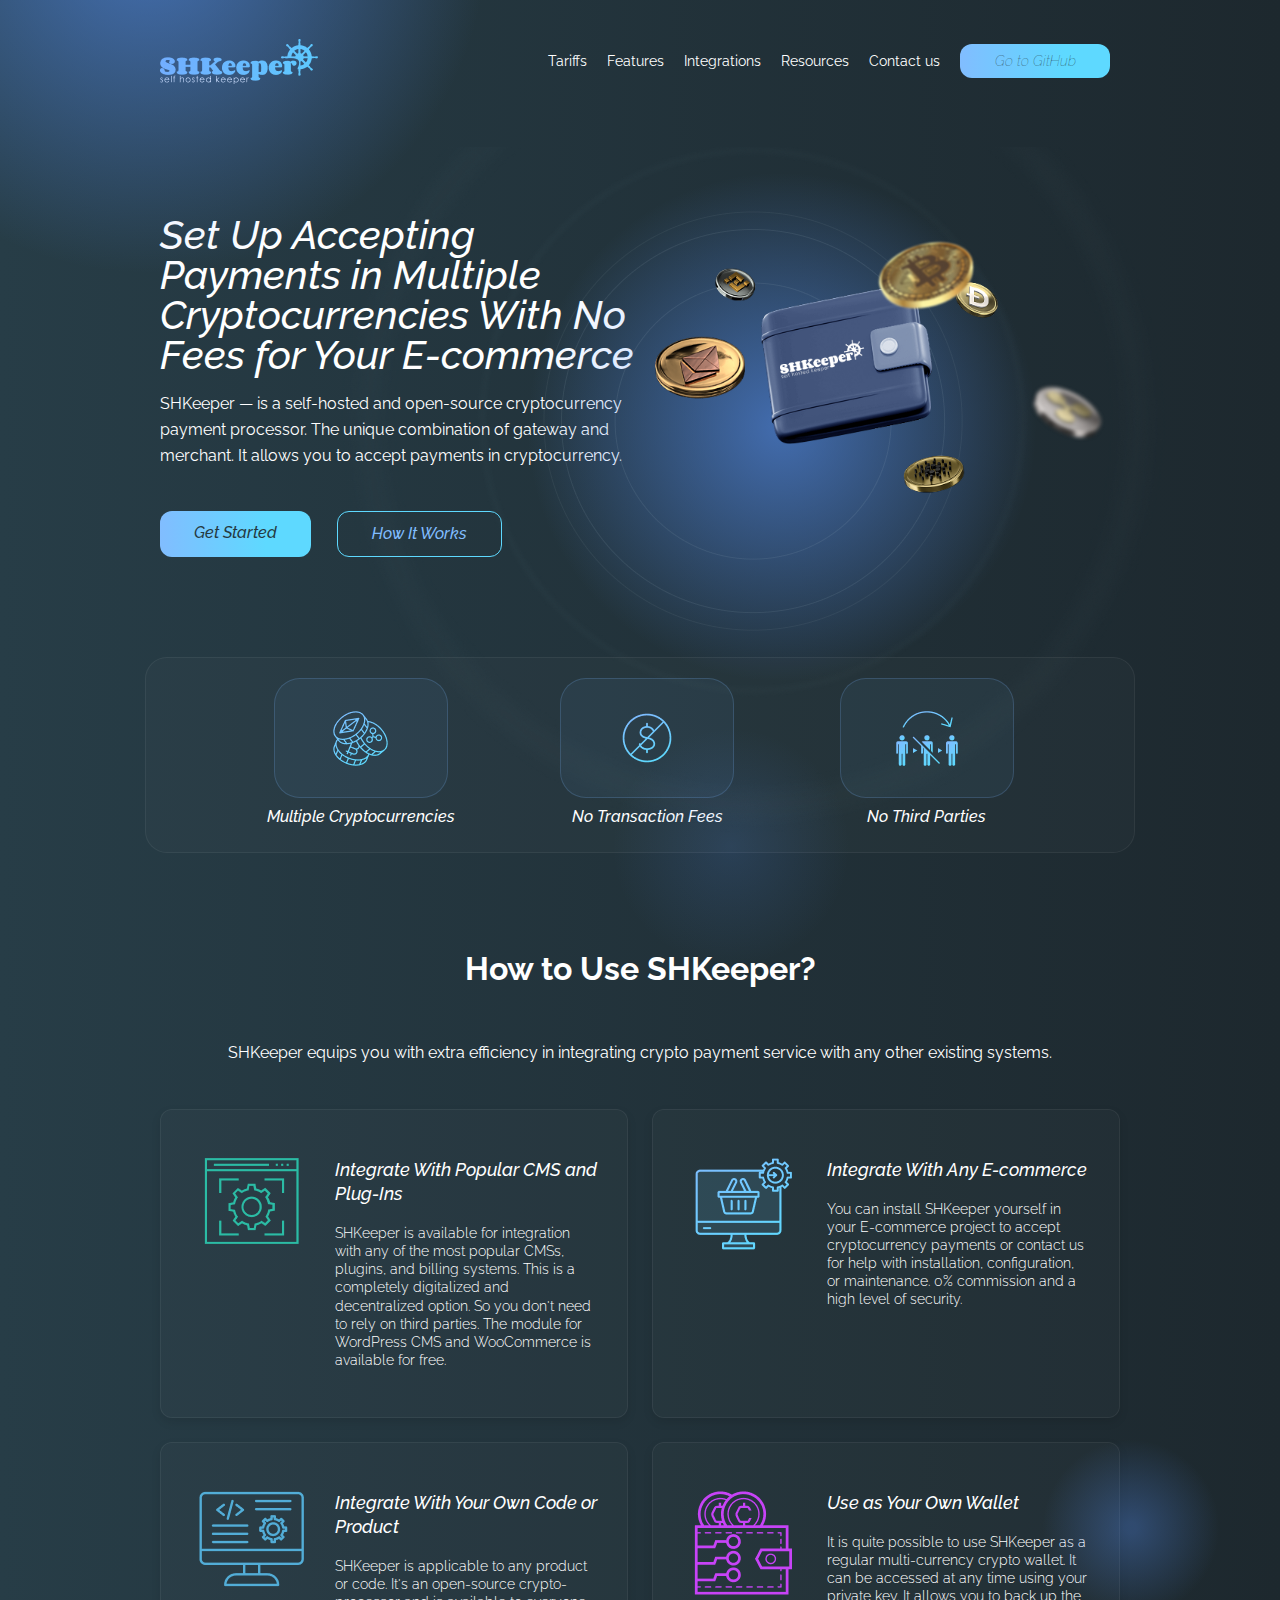
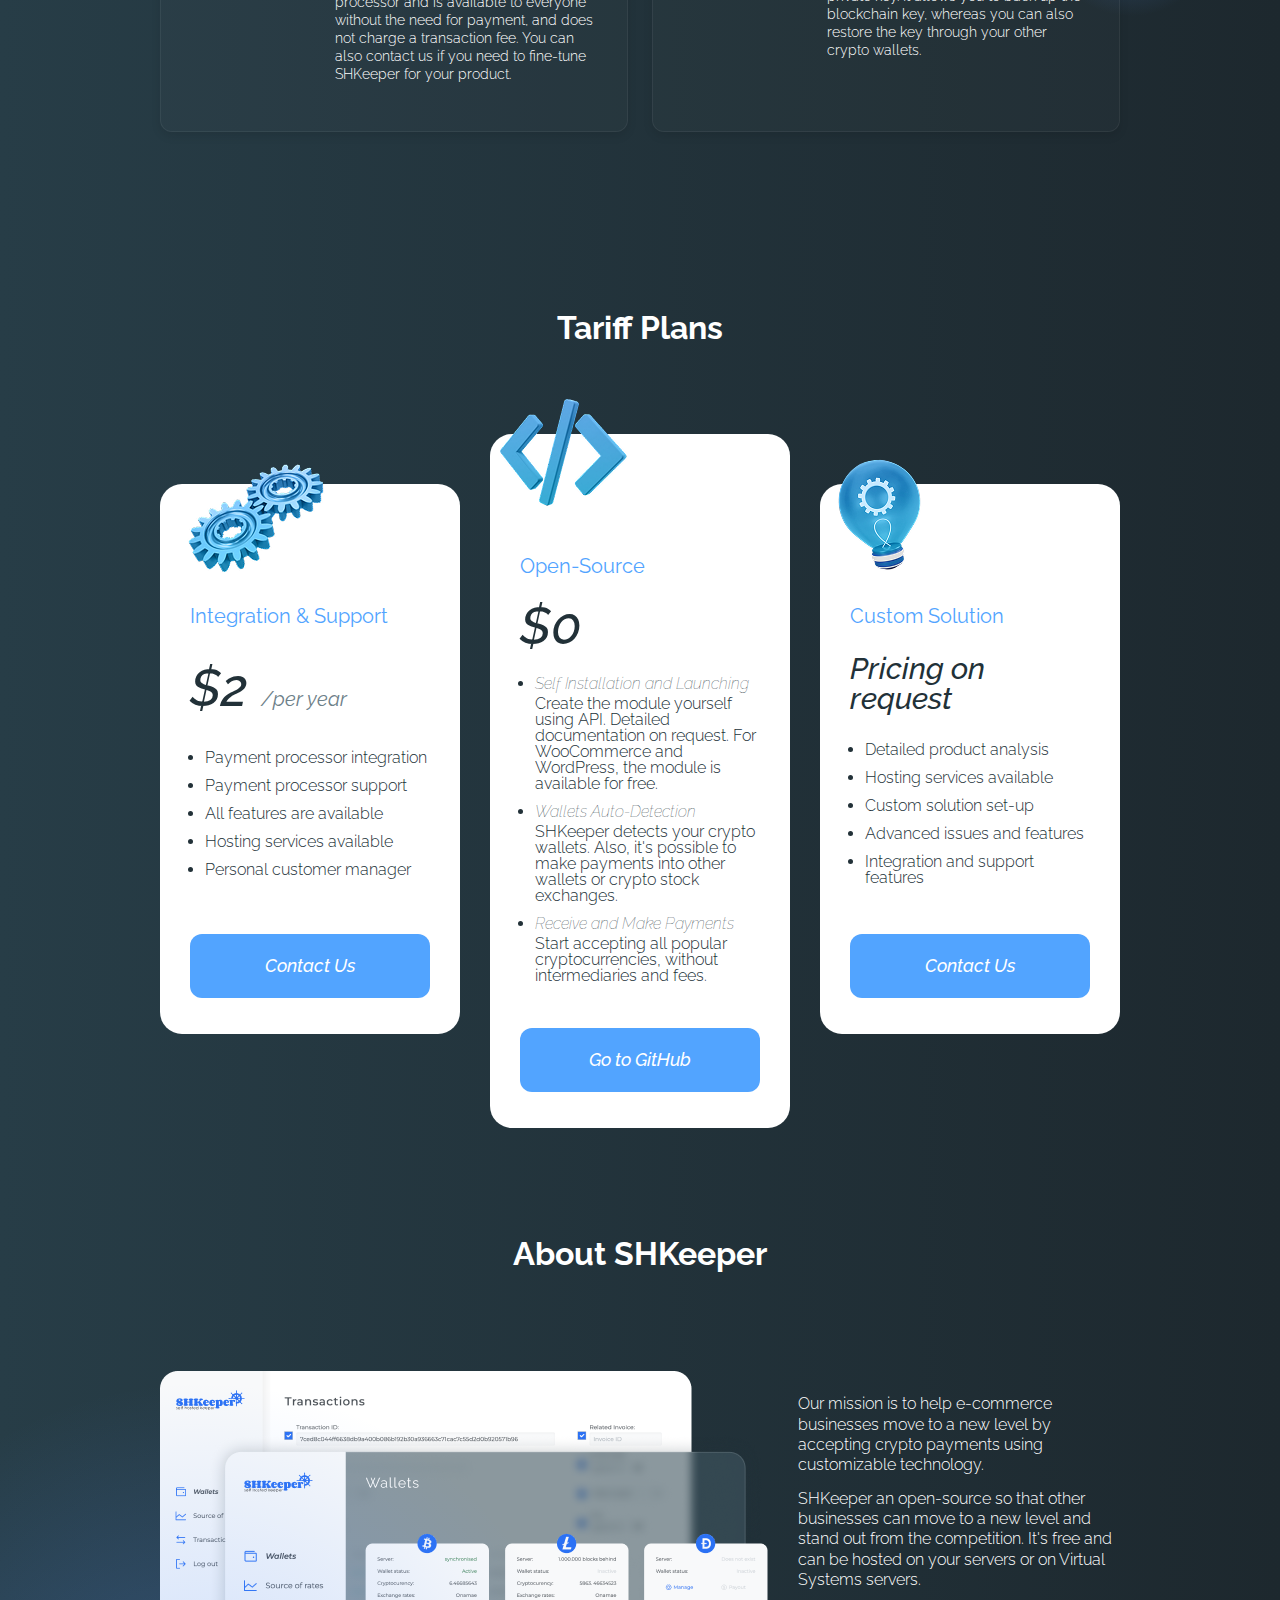
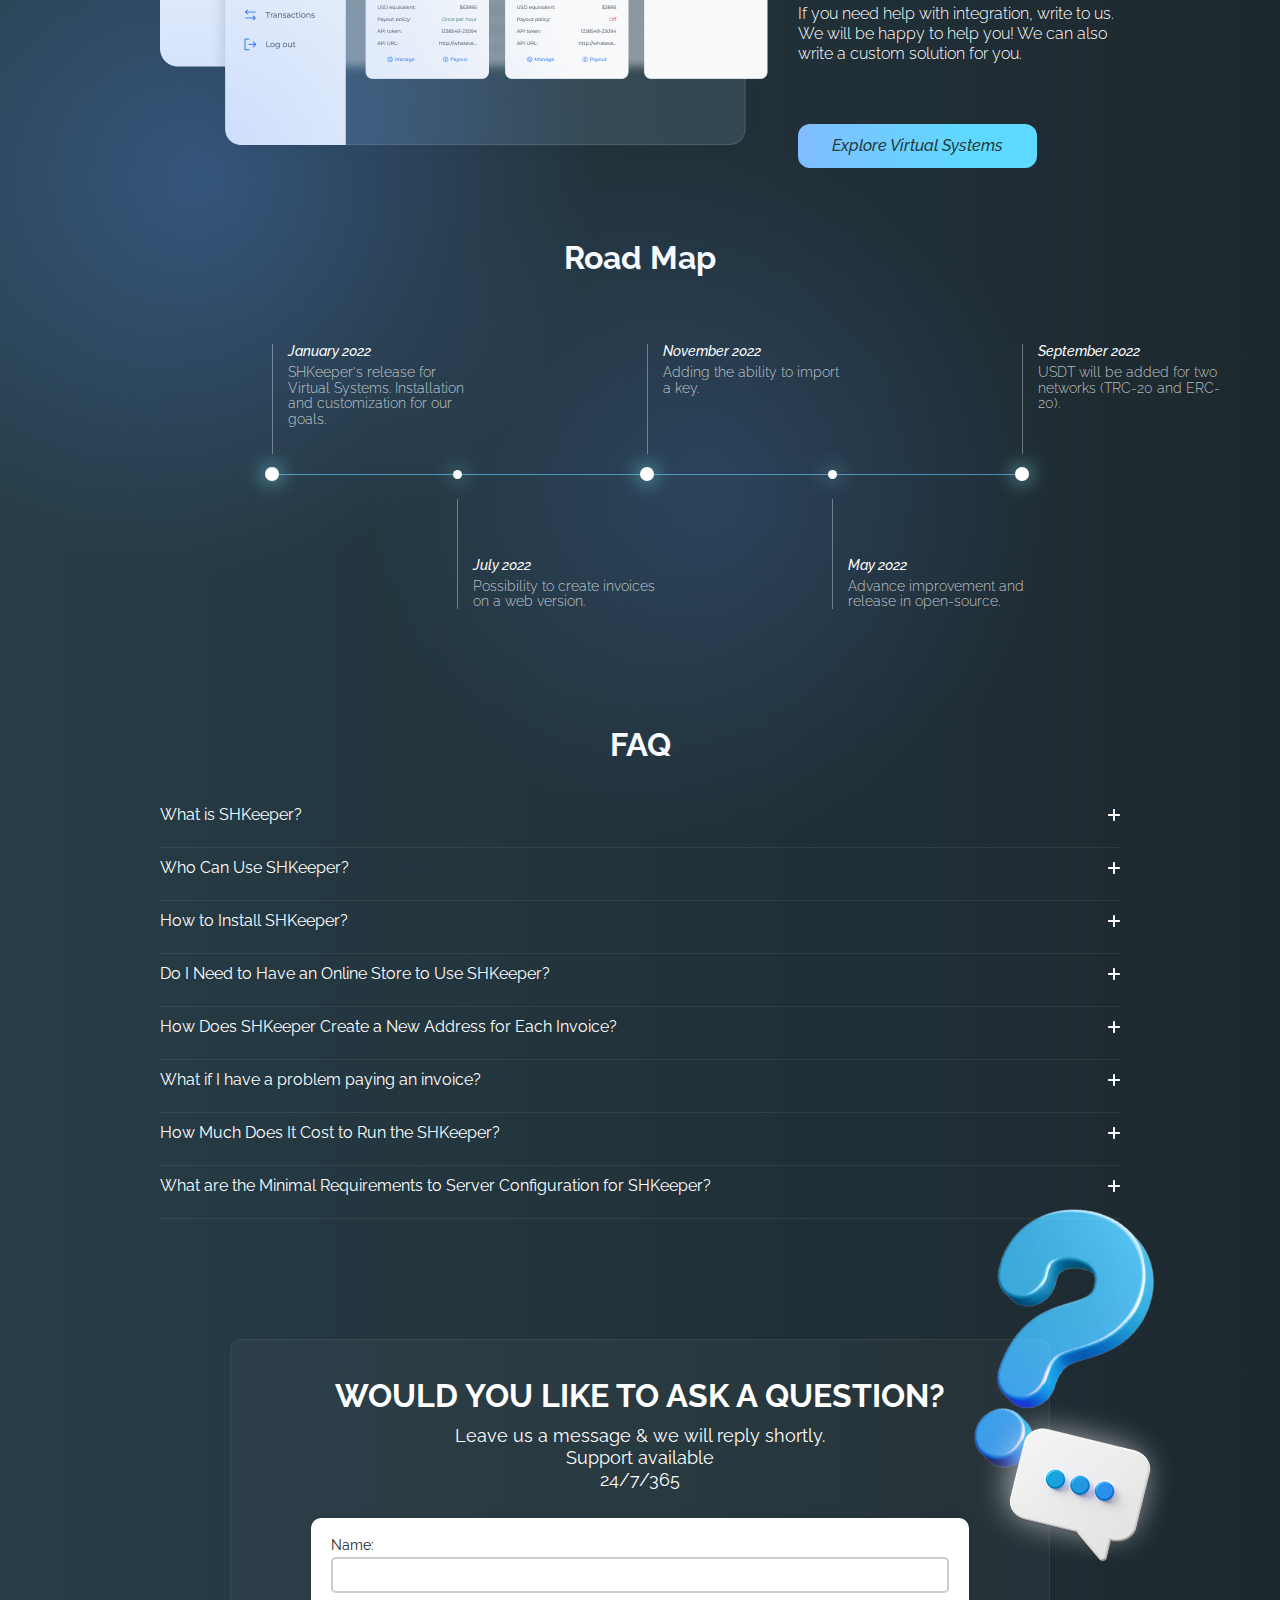
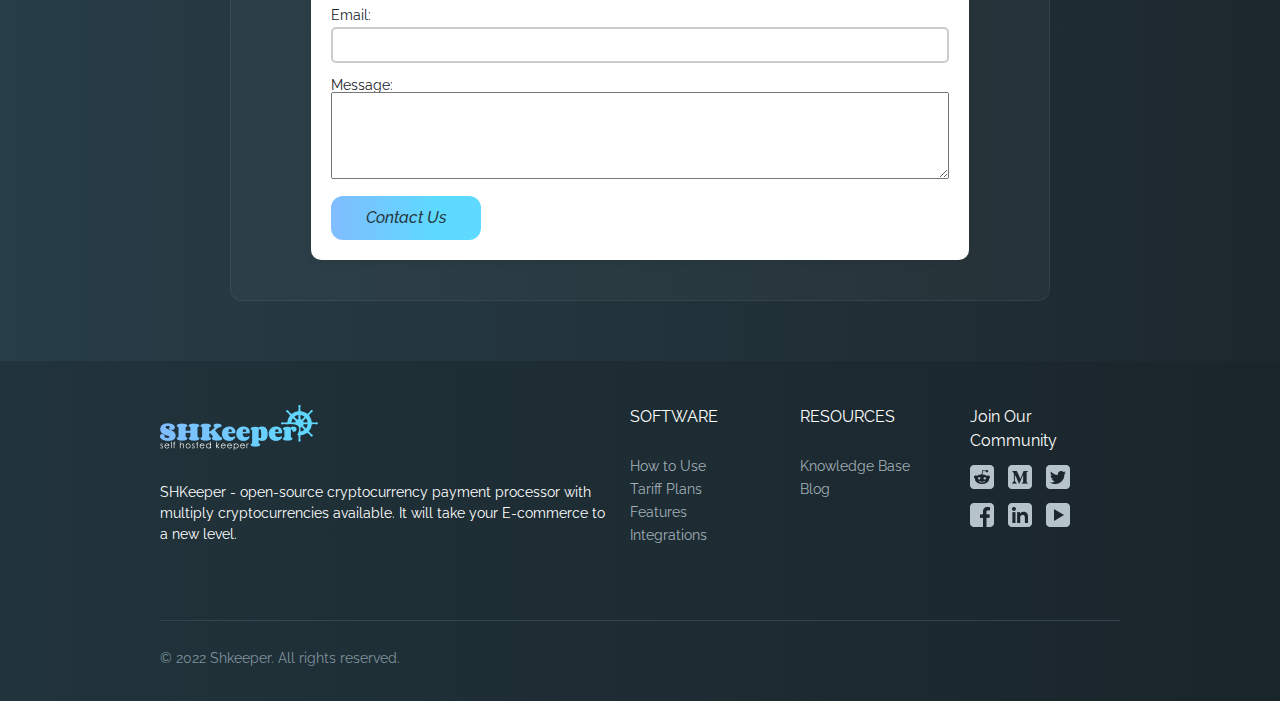
<file: index.html>
<!DOCTYPE html>
<html lang="en">
  <head>
    <meta charset="UTF-8" />
    <meta name="viewport" content="width=device-width, initial-scale=1.0" />
    <title>SHKeeper</title>

    <link rel="preconnect" href="https://fonts.googleapis.com" />
    <link rel="preconnect" href="https://fonts.gstatic.com" crossorigin />
    <link
      href="https://fonts.googleapis.com/css2?family=Raleway:ital,wght@0,100..900;1,100..900&display=swap"
      rel="stylesheet"
    />
    <link
      href="https://cdn.jsdelivr.net/npm/modern-normalize@1.1.0/modern-normalize.min.css"
      rel="stylesheet"
    />
    <link rel="stylesheet" href="./css/main.css" />
  </head>
  <body>
    <header>
      <!-- navigation section -->
      <nav class="navigation">
        <div class="navigation__container container">
          <img class="navigation__svg"  src="./img/logo.png" alt="logotype">
          <ul class="navigation__list" id="js-navigation">
            <li class="navigation__list-el">
              <a href="#" class="navigation__list-link">Tariffs</a>
            </li>
            <li class="navigation__list-el">
              <a href="#" class="navigation__list-link">Features</a>
            </li>
            <li class="navigation__list-el">
              <a href="#" class="navigation__list-link">Integrations</a>
            </li>
            <li class="navigation__list-el">
              <a href="#" class="navigation__list-link">Resources</a>
            </li>
            <li class="navigation__list-el">
              <a href="#" class="navigation__list-link">Contact us</a>
            </li>
            <li class="navigation__list-el">
              <a
                href="https://github.com/"
                class="button button--small"
                target="_blank"
                rel="noopener noreferrer"
              >
                Go to GitHub
              </a>
            </li>
          </ul>
          <button class="burger" id="js-burger">
            <span class="burger__bar"></span>
            <span class="burger__bar"></span>
            <span class="burger__bar"></span>
          </button>
        </div>
      </nav>
    </header>
    <main>
      <!-- hero section -->
      <section class="hero container">
        <div class="hero__content">
          <div class="hero__title-container">
            <h1 class="hero__title">
              Set Up Accepting Payments in Multiple Cryptocurrencies With No
              Fees for Your E-commerce
            </h1>
            <p class="hero__text">
              SHKeeper — is a self-hosted and open-source cryptocurrency payment
              processor. The unique combination of gateway and merchant. It
              allows you to accept payments in cryptocurrency.
            </p>
          </div>

          <div class="hero__btn-container">
            <a href="#" class="button">Get Started</a>
            <a href="#" class="button button--outline">How It Works</a>
          </div>
        </div>
        <div class="hero__hero-img">
          <img src="./img/hero-img.png" alt="" />
        </div>
      </section>

      <!-- advantages section -->
      <section class="advantages">
        <ul class="advantages__list container">
          <li class="advantages__list-el">
            <div class="advantages__list-el-container">
              <div class="advantages__svg-container">
                <img
                  src="./img/advantages-1.png"
                  alt="Icon"
                  width="55"
                  height="55"
                />
              </div>
              <p class="advantages__text">Multiple Cryptocurrencies</p>
            </div>
          </li>
          <li class="advantages__list-el">
            <div class="advantages__list-el-container">
              <div class="advantages__svg-container">
                <img
                  src="./img/advantages-2.png"
                  alt="Icon"
                  width="50"
                  height="50"
                />
              </div>
              <p class="advantages__text">No Transaction Fees</p>
            </div>
          </li>
          <li class="advantages__list-el">
            <div class="advantages__list-el-container">
              <div class="advantages__svg-container">
                <img
                  src="./img/advantages-3.png"
                  alt="Icon"
                  width="62"
                  height="55"
                />
              </div>
              <p class="advantages__text">No Third Parties</p>
            </div>
          </li>
        </ul>
      </section>

      <!-- usage section -->
      <section class="usage container">
        <h2 class="main-title">How to Use SHKeeper?</h2>
        <p class="usage__text">
          SHKeeper equips you with extra efficiency in integrating crypto
          payment service with any other existing systems.
        </p>
        <ul class="usage__list">
          <li class="usage__list-el">
            <div class="usage__img-container">
              <img src="./img/usage-1.png" alt="" class="usage__usage-img-1" />
            </div>

            <div class="usage__text-container">
              <h3 class="usage__list-el-title">
                Integrate With Popular CMS and Plug-Ins
              </h3>
              <p class="usage__list-el-text">
                SHKeeper is available for integration with any of the most
                popular CMSs, plugins, and billing systems. This is a completely
                digitalized and decentralized option. So you don't need to rely
                on third parties. The module for WordPress CMS and WooCommerce
                is available for free.
              </p>
            </div>
          </li>
          <li class="usage__list-el">
            <div class="usage__img-container">
              <img src="./img/usage-2.png" alt="" class="usage__usage-img-2" />
            </div>

            <div class="usage__text-container">
              <h3 class="usage__list-el-title">
                Integrate With Any E-commerce
              </h3>
              <p class="usage__list-el-text">
                You can install SHKeeper yourself in your E-commerce project to
                accept cryptocurrency payments or contact us for help with
                installation, configuration, or maintenance. 0% commission and a
                high level of security.
              </p>
            </div>
          </li>
          <li class="usage__list-el">
            <div class="usage__img-container">
              <img src="./img/usage-3.png" alt="" class="usage__usage-img-3" />
            </div>

            <div class="usage__text-container">
              <h3 class="usage__list-el-title">
                Integrate With Your Own Code or Product
              </h3>
              <p class="usage__list-el-text">
                SHKeeper is applicable to any product or code. It's an
                open-source crypto-processor and is available to everyone
                without the need for payment, and does not charge a transaction
                fee. You can also contact us if you need to fine-tune SHKeeper
                for your product.
              </p>
            </div>
          </li>
          <li class="usage__list-el">
            <div class="usage__img-container">
              <img src="./img/usage-4.png" alt="" class="usage__usage-img-4" />
            </div>

            <div class="usage__text-container">
              <h3 class="usage__list-el-title">Use as Your Own Wallet</h3>
              <p class="usage__list-el-text">
                It is quite possible to use SHKeeper as a regular multi-currency
                crypto wallet. It can be accessed at any time using your private
                key. It allows you to back up the blockchain key, whereas you
                can also restore the key through your other crypto wallets.
              </p>
            </div>
          </li>
        </ul>
      </section>

      <!-- tariff section -->
      <section class="tariff container">
        <h2 class="main-title tariff__title">Tariff Plans</h2>
        <ul class="tariff__list">
          <li class="tariff__list-el">
            <img src="./img/tarrif-1.png" alt="" class="tarrif__list-el-img" />
            <p class="tariff__subtitle">Integration & Support</p>
            <p class="tariff__price">
              $2 <span class="tariff__title-span">/per year</span>
            </p>
            <ul class="tariff__list-tariff">
              <li class="tariff__list-tariff-el">
                <p class="tariff__list-tariff-el-text">
                  Payment processor integration
                </p>
              </li>
              <li class="tariff__list-tariff-el">
                <p class="tariff__list-tariff-el-text">
                  Payment processor support
                </p>
              </li>
              <li class="tariff__list-tariff-el">
                <p class="tariff__list-tariff-el-text">
                  All features are available
                </p>
              </li>
              <li class="tariff__list-tariff-el">
                <p class="tariff__list-tariff-el-text">
                  Hosting services available
                </p>
              </li>
              <li class="tariff__list-tariff-el">
                <p class="tariff__list-tariff-el-text">
                  Personal customer manager
                </p>
              </li>
            </ul>
            <a href="#" class="tariff__list-tariff-btn">Contact Us</a>
          </li>

          <li class="tariff__list-el tariff__list-center">
            <img src="./img/tarrif-2.png" alt="" class="tarrif__list-el-img" />
            <p class="tariff__subtitle">Open-Source</p>
            <p class="tariff__price">$0</p>
            <ul class="tariff__list-tariff">
              <li class="tariff__list-tariff-el">
                <h4 class="tariff__list-tariff-el-subtitle">
                  Self Installation and Launching
                </h4>
                <p class="tariff__list-tariff-el-text">
                  Create the module yourself using API. Detailed documentation
                  on request. For WooCommerce and WordPress, the module is
                  available for free.
                </p>
              </li>
              <li class="tariff__list-tariff-el">
                <h4 class="tariff__list-tariff-el-subtitle">
                  Wallets Auto-Detection
                </h4>
                <p class="tariff__list-tariff-el-text">
                  SHKeeper detects your crypto wallets. Also, it's possible to
                  make payments into other wallets or crypto stock exchanges.
                </p>
              </li>
              <li class="tariff__list-tariff-el">
                <h4 class="tariff__list-tariff-el-subtitle">
                  Receive and Make Payments
                </h4>
                <p class="tariff__list-tariff-el-text">
                  Start accepting all popular cryptocurrencies, without
                  intermediaries and fees.
                </p>
              </li>
            </ul>
            <a href="#" class="tariff__list-tariff-btn">Go to GitHub</a>
          </li>

          <li class="tariff__list-el">
            <img src="./img/tarrif-3.png" alt="" class="tarrif__list-el-img" />
            <p class="tariff__subtitle">Custom Solution</p>
            <p class="tariff__price tariff__price--small">Pricing on request</p>
            <ul class="tariff__list-tariff">
              <li class="tariff__list-tariff-el">
                <p class="tariff__list-tariff-el-text">
                  Detailed product analysis
                </p>
              </li>
              <li class="tariff__list-tariff-el">
                <p class="tariff__list-tariff-el-text">
                  Hosting services available
                </p>
              </li>
              <li class="tariff__list-tariff-el">
                <p class="tariff__list-tariff-el-text">
                  Custom solution set-up
                </p>
              </li>
              <li class="tariff__list-tariff-el">
                <p class="tariff__list-tariff-el-text">
                  Advanced issues and features
                </p>
              </li>
              <li class="tariff__list-tariff-el">
                <p class="tariff__list-tariff-el-text">
                  Integration and support features
                </p>
              </li>
            </ul>
            <a href="#" class="tariff__list-tariff-btn">Contact Us</a>
          </li>
        </ul>
      </section>

      <!-- about section -->
      <section class="about container">
        <h3 class="main-title about__title">About SHKeeper</h3>

        <div class="about__container">
          <img src="./img/about-1.png" alt="" class="about__img" />
          <div class="about__text-container">
            <p class="about__text">
              Our mission is to help e-commerce businesses move to a new level
              by accepting crypto payments using customizable technology.
            </p>
            <br />
            <p class="about__text">
              SHKeeper an open-source so that other businesses can move to a new
              level and stand out from the competition. It's free and can be
              hosted on your servers or on Virtual Systems servers.
            </p>
            <br />
            <p class="about__text">
              If you need help with integration, write to us. We will be happy
              to help you! We can also write a custom solution for you.
            </p>
            <button class="button" aria-label="Explore Virtual Systems">
              Explore Virtual Systems
            </button>
          </div>
        </div>
      </section>

      <!-- road-map section -->
      <section class="road-map-block container">
        <h3 class="main-title road-map-block__title">Road Map</h3>

        <ul class="road-map">
          <li class="road-map__el">
            <div class="road-map__container road-map__container--one">
              <h4 class="road-map__title">
                <time datetime="2022-01">January 2022</time>
              </h4>
              <p class="road-map__text">
                SHKeeper's release for Virtual Systems. Installation and
                customization for our goals.
              </p>
            </div>
          </li>
          <li class="road-map__el road-map__el--small">
            <div class="road-map__container road-map__container--two">
              <h4 class="road-map__title">
                <time datetime="2022-07">July 2022</time>
              </h4>
              <p class="road-map__text">
                Possibility to create invoices on a web version.
              </p>
            </div>
          </li>
          <li class="road-map__el">
            <div class="road-map__container road-map__container--three">
              <h4 class="road-map__title">
                <time datetime="2022-11">November 2022</time>
              </h4>
              <p class="road-map__text">Adding the ability to import a key.</p>
            </div>
          </li>
          <li class="road-map__el road-map__el--small">
            <div class="road-map__container road-map__container--four">
              <h4 class="road-map__title">
                <time datetime="2022-05">May 2022</time>
              </h4>
              <p class="road-map__text">
                Advance improvement and release in open-source.
              </p>
            </div>
          </li>
          <li class="road-map__el">
            <div class="road-map__container road-map__container--five">
              <h4 class="road-map__title">
                <time datetime="2022-09">September 2022</time>
              </h4>
              <p class="road-map__text">
                USDT will be added for two networks (TRC-20 and ERC-20).
              </p>
            </div>
          </li>
        </ul>
      </section>

      <!-- faq section -->
      <section class="faq container">
        <h3 class="main-title faq__title">FAQ</h3>
        <ul class="faq__list">
          <li class="faq__list-el">
            <div class="faq__list-el-title-container ">
              <h4 class="faq__list-el-subtitle">What is SHKeeper?</h4>
              <button class="faq__toggle-btn">
                <img
                  class="faq__open-acordeon-svg-plus"
                  src="./img/plus.png"
                  alt="open acordeon"
                />
                <img
                  class="faq__open-acordeon-svg-minus"
                  src="./img/minus.png"
                  alt="close acordeon"
                />
              </button>
            </div>

            <p class="faq__list-el-text js-faq-content">
              SHKeeper is a multifunctional software with many variations of
              exploitation that can solve problems for different types of users.
              The processor can be useful for eCommerce project owners, content
              creators, Lightning network users, exchanges, hosting providers,
              etc.
            </p>
          </li>
          <li class="faq__list-el">
            <div class="faq__list-el-title-container ">
              <h4 class="faq__list-el-subtitle">Who Can Use SHKeeper?</h4>
              <button class="faq__toggle-btn">
             <img
                  class="faq__open-acordeon-svg-plus"
                  src="./img/plus.png"
                  alt="open acordeon"
                />
                <img
                  class="faq__open-acordeon-svg-minus"
                  src="./img/minus.png"
                  alt="close acordeon"
                />
              </button>
            </div>
            <p class="faq__list-el-text js-faq-content">
              SHKeeper is a multifunctional software with many variations of
              exploitation that can solve problems for different types of users.
              The processor can be useful for eCommerce project owners, content
              creators, Lightning network users, exchanges, hosting providers,
              etc.
            </p>
          </li>
          <li class="faq__list-el">
            <div class="faq__list-el-title-container ">
              <h4 class="faq__list-el-subtitle">How to Install SHKeeper?</h4>
              <button class="faq__toggle-btn">
             <img
                  class="faq__open-acordeon-svg-plus"
                  src="./img/plus.png"
                  alt="open acordeon"
                />
                <img
                  class="faq__open-acordeon-svg-minus"
                  src="./img/minus.png"
                  alt="close acordeon"
                />
              </button>
            </div>
            <p class="faq__list-el-text js-faq-content">
              SHKeeper is a multifunctional software with many variations of
              exploitation that can solve problems for different types of users.
              The processor can be useful for eCommerce project owners, content
              creators, Lightning network users, exchanges, hosting providers,
              etc.
            </p>
          </li>
          <li class="faq__list-el">
            <div class="faq__list-el-title-container ">
              <h4 class="faq__list-el-subtitle">
                Do I Need to Have an Online Store to Use SHKeeper?
              </h4>
              <button class="faq__toggle-btn">
             <img
                  class="faq__open-acordeon-svg-plus"
                  src="./img/plus.png"
                  alt="open acordeon"
                />
                <img
                  class="faq__open-acordeon-svg-minus"
                  src="./img/minus.png"
                  alt="close acordeon"
                />
              </button>
            </div>
            <p class="faq__list-el-text js-faq-content">
              SHKeeper is a multifunctional software with many variations of
              exploitation that can solve problems for different types of users.
              The processor can be useful for eCommerce project owners, content
              creators, Lightning network users, exchanges, hosting providers,
              etc.
            </p>
          </li>
          <li class="faq__list-el">
            <div class="faq__list-el-title-container ">
              <h4 class="faq__list-el-subtitle">
                How Does SHKeeper Create a New Address for Each Invoice?
              </h4>
              <button class="faq__toggle-btn">
             <img
                  class="faq__open-acordeon-svg-plus"
                  src="./img/plus.png"
                  alt="open acordeon"
                />
                <img
                  class="faq__open-acordeon-svg-minus"
                  src="./img/minus.png"
                  alt="close acordeon"
                />
              </button>
            </div>
            <p class="faq__list-el-text js-faq-content">
              SHKeeper is a multifunctional software with many variations of
              exploitation that can solve problems for different types of users.
              The processor can be useful for eCommerce project owners, content
              creators, Lightning network users, exchanges, hosting providers,
              etc.
            </p>
          </li>
          <li class="faq__list-el">
            <div class="faq__list-el-title-container ">
              <h4 class="faq__list-el-subtitle">
                What if I have a problem paying an invoice?
              </h4>
              <button class="faq__toggle-btn">
             <img
                  class="faq__open-acordeon-svg-plus"
                  src="./img/plus.png"
                  alt="open acordeon"
                />
                <img
                  class="faq__open-acordeon-svg-minus"
                  src="./img/minus.png"
                  alt="close acordeon"
                />
              </button>
            </div>
            <p class="faq__list-el-text js-faq-content">
              SHKeeper is a multifunctional software with many variations of
              exploitation that can solve problems for different types of users.
              The processor can be useful for eCommerce project owners, content
              creators, Lightning network users, exchanges, hosting providers,
              etc.
            </p>
          </li>
          <li class="faq__list-el">
            <div class="faq__list-el-title-container ">
              <h4 class="faq__list-el-subtitle">
                How Much Does It Cost to Run the SHKeeper?
              </h4>
              <button class="faq__toggle-btn">
             <img
                  class="faq__open-acordeon-svg-plus"
                  src="./img/plus.png"
                  alt="open acordeon"
                />
                <img
                  class="faq__open-acordeon-svg-minus"
                  src="./img/minus.png"
                  alt="close acordeon"
                />
              </button>
            </div>
            <p class="faq__list-el-text js-faq-content">
              SHKeeper is a multifunctional software with many variations of
              exploitation that can solve problems for different types of users.
              The processor can be useful for eCommerce project owners, content
              creators, Lightning network users, exchanges, hosting providers,
              etc.
            </p>
          </li>
          <li class="faq__list-el">
            <div class="faq__list-el-title-container ">
              <h4 class="faq__list-el-subtitle">
                What are the Minimal Requirements to Server Configuration for
                SHKeeper?
              </h4>
              <button class="faq__toggle-btn">
             <img
                  class="faq__open-acordeon-svg-plus"
                  src="./img/plus.png"
                  alt="open acordeon"
                />
                <img
                  class="faq__open-acordeon-svg-minus"
                  src="./img/minus.png"
                  alt="close acordeon"
                />
              </button>
            </div>
            <p class="faq__list-el-text js-faq-content">
              SHKeeper is a multifunctional software with many variations of
              exploitation that can solve problems for different types of users.
              The processor can be useful for eCommerce project owners, content
              creators, Lightning network users, exchanges, hosting providers,
              etc.
            </p>
          </li>
        </ul>
      </section>

      <!-- question section -->
      <section class="question container">
        <div class="question__container">
          <h3 class="question__title">WOULD YOU LIKE TO ASK A QUESTION?</h3>
          <p class="question__text">
            Leave us a message & we will reply shortly.
            <br />Support available <br />24/7/365
          </p>
          <form id="feedback-form" class="form">
            <label for="name" class="form-label">Name:</label>
            <input type="text" id="name" name="name" class="input" />
            <div class="error" id="name-error"></div>

            <label for="email" class="form-label">Email:</label>
            <input type="email" id="email" name="email" class="input" />
            <div class="error" id="email-error"></div>

            <label for="message" class="form-label">Message:</label>
            <textarea
              id="message"
              name="message"
              class="form-textarea"
              rows="5"
            ></textarea>
            <div class="error" id="message-error"></div>

            <button class="button" type="submit">Contact Us</button>
          </form>
          <img src="./img/question-1.png" alt="" class="question__img" />
          <img src="./img/question-4.png" alt="" class="question__img-4" />
        </div>
      </section>

  <!-- тестування -->
   <!-- <section class="test container">
    <ul class="test-list">
      <h3 class="test__title">Create new item?</h3>
      <button class="create button" id="create">Create</button>
    </ul>
   </section> -->


    </main>

    <!-- footer section -->
    <footer class="footer">
      <section class="container">
        <div class="footer__body">
          <div class="footer__logo-container">
            <img class="navigation__svg"  src="./img/logo.png" alt="logotype">
            <p class="footer__logo-text">
              SHKeeper - open-source cryptocurrency payment processor with
              multiply cryptocurrencies available. It will take your E-commerce
              to a new level.
            </p>
          </div>
          <div class="footer__container">
            <h3 class="footer__title">SOFTWARE</h3>
            <ul class="footer__list">
              <li class="footer__list-el">
                <a href="" class="footer__list-link">How to Use</a>
              </li>
              <li class="footer__list-el">
                <a href="" class="footer__list-link">Tariff Plans</a>
              </li>
              <li class="footer__list-el">
                <a href="" class="footer__list-link">Features</a>
              </li>
              <li class="footer__list-el">
                <a href="" class="footer__list-link">Integrations</a>
              </li>
            </ul>
          </div>

          <div class="footer__container">
            <h3 class="footer__title">RESOURCES</h3>
            <ul class="footer__list">
              <li class="footer__list-el">
                <a href="" class="footer__list-link">Knowledge Base</a>
              </li>
              <li class="footer__list-el">
                <a href="" class="footer__list-link">Blog</a>
              </li>
            </ul>
          </div>

          <div class="footer__media">
            <h3 class="footer__media-title">Join Our Community</h3>
            <ul class="footer__media-list">
              <li class="footer__media-list-el">
                <a href="#!">
                  <img class="footer__media-svg" src="./img/social-media-1.png" alt="Reddit icon" />
                </a>
              </li>
              <li class="footer__media-list-el">
                <a href="#!">
                  <img class="footer__media-svg" src="./img/social-media-2.png" alt="socaial media icon" />
                </a>
              </li>
              <li class="footer__media-list-el">
                <a href="#!">
                  <img class="footer__media-svg" src="./img/social-media-3.png" alt="twitter icon" />
                </a>
              </li>
              <li class="footer__media-list-el">
                <a href="#!">
                  <img class="footer__media-svg" src="./img/social-media-4.png" alt="facebook icon" />

                </a>
              </li>
              <li class="footer__media-list-el">
                <a href="#!">
                  <img class="footer__media-svg" src="./img/social-media-5.png" alt="instagram icon" />
                </a>
              </li>
              <li class="footer__media-list-el">
                <a href="#!">
                  <img class="footer__media-svg" src="./img/social-media-6.png" alt="youtube icon" />
                </a>
              </li>
            </ul>
          </div>
          <div class="footer__bottom">
            <p>&copy; 2022 Shkeeper. All rights reserved.</p>
          </div>
        </div>
      </section>
    </footer>
    <script src="./js/index.js"></script>
  </body>
</html>
</file>
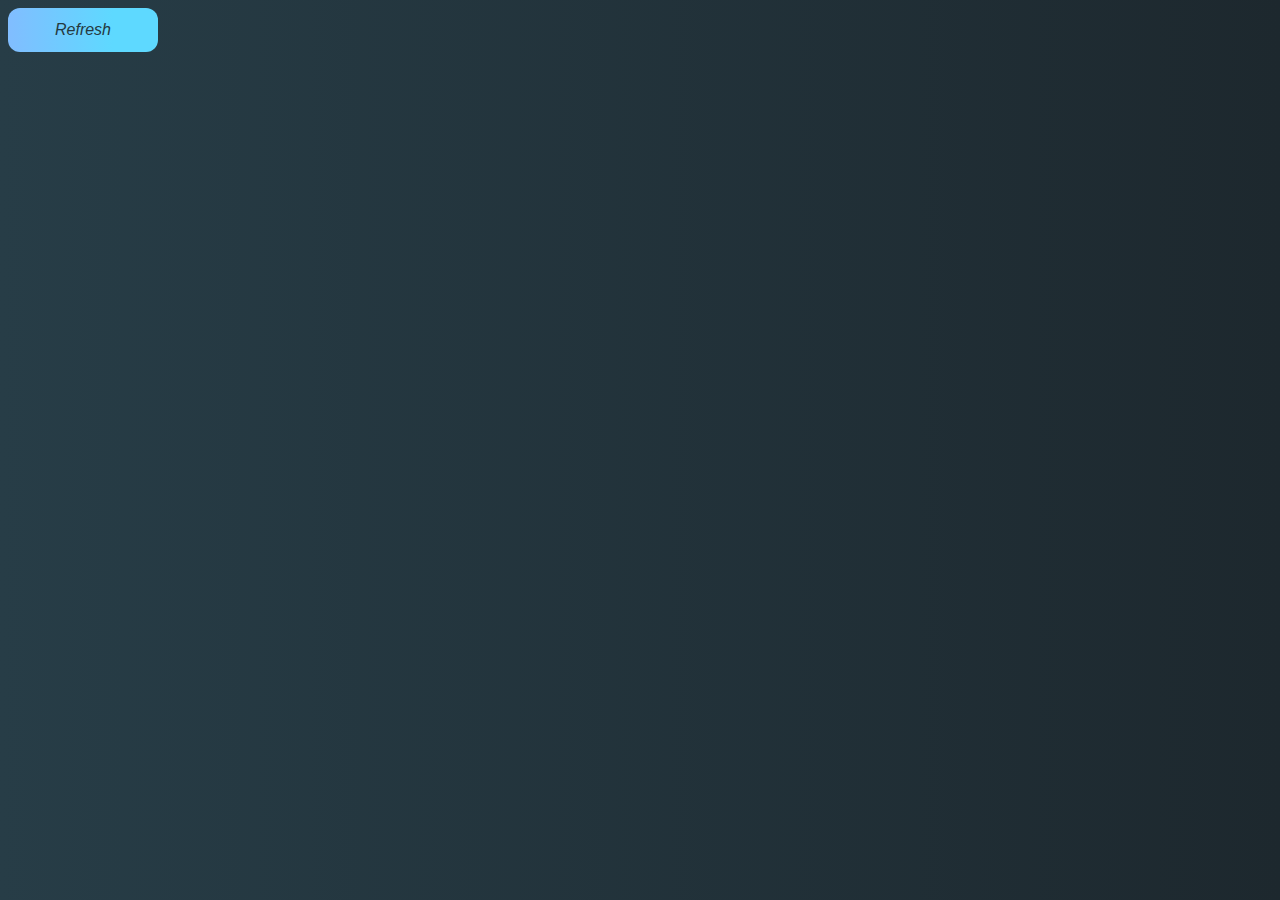
<file: user.html>
<!DOCTYPE html>
<html lang="en">
<head>
    <meta charset="UTF-8">
    <meta name="viewport" content="width=device-width, initial-scale=1.0">
    <title>Users</title>
    <link rel="stylesheet" href="./css/main.css">
</head>
<body>
    <header></header>
    <main>
        <section class="users">
            <div class="users-container" id="user-list"></div>
            <button class="button" id="refresh-button">Refresh</button>
        </section>
    <footer>

    </footer>
    <script src="./js/users.js"></script>
</body>
</html>
</file>
<file: css/main.css>
:root {
  --main-text-color: #ffffff;
  --accent-text-color: #253941;
  --secondary-accent-text-color: #52a4ff;
}

h1,
h2,
h3,
h4,
h5,
h6,
p {
  margin-top: 0;
  margin-bottom: 0;
}

ul,
ol {
  margin-top: 0;
  margin-bottom: 0;
  padding-left: 0;
}

img {
  display: block;
  max-width: 100%;
}

main {
  letter-spacing: 0px;
}

button {
  cursor: pointer;
}

a {
  display: block;
}

a:hover {
  text-decoration: underline;
}

.hidden {
  position: absolute;
  width: 1px;
  height: 1px;
  margin: -1px;
  border: 0;
  padding: 0;

  white-space: nowrap;
  clip-path: inset(100%);
  clip: rect(0 0 0 0);
  overflow: hidden;
}

a {
  text-decoration: none;
  color: inherit;
}

ul,
ol {
  list-style: none;
  padding: 0;
  margin: 0;
}

body {
  background-color: #22333b;
  background: linear-gradient(
    90deg,
    #273d47 0%,
    #1d282e 100%
  );
  color: var(--main-text-color);
  font-family: Raleway;
  font-weight: 400;
  font-size: 14px;
  line-height: 100%;
}

.container {
  width: 100%;
  max-width: 100%;
  padding-left: 15px;
  padding-right: 15px;
  margin-right: auto;
  margin-left: auto;
}

.button {
  border-radius: 12px;
  border: none;
  text-align: center;
  font-weight: 500;
  font-style: italic;
  color: var(--accent-text-color);
  font-size: 16px;
  line-height: 20px;
  cursor: pointer;
  background: linear-gradient(
    90deg,
    rgba(129, 189, 255, 1) 0%,
    rgba(94, 217, 255, 1) 70%
  );
  padding: 10px 20px;
}

.button:hover {
  background: linear-gradient(
    90deg,
    rgba(94, 217, 255, 1) 0%,
    rgba(129, 189, 255, 1) 70%
  );
  color: #fff;
  text-decoration: none;
}

.button--outline {
  border: #5ed9ff 1px solid;
  color: #81bdff;
  background: none;
  transition: none;
}

.button--outline:hover {
  color: #ffffff;
}

.button--small {
  padding: 7px 15px;
  font-size: 14px;
  font-weight: 100;
}

.main-title {
  text-align: center;
  margin-bottom: 60px;
  font-weight: 700;
  font-size: 32px;
  line-height: 100%;
}

/* --------------navigation section-------------- */

.navigation {
  padding: 14px 0;
  font-family: Raleway;
  font-weight: 400;
  font-size: 14px;
  line-height: 100%;
}

.navigation__container {
  display: flex;
  justify-content: space-between;
  align-items: center;
}

.navigation__svg {
width: 158px;
height: 45px;
}

.footer .navigation__svg {
  margin: 0 auto;
}

.navigation__list {
  position: absolute;
  z-index: 50;
  width: 80%;
  top: 0;
  left: 0;
  height: 100vh;
  align-items: center;
  flex-direction: column;
  gap: 15px;
  padding: 30px 10px;
  display: flex;
  transform: translateX(-50%);
  transition: all 0.2s ease-in;
  opacity: 0;
  box-shadow: 10px 0px 10px #232323;
  visibility: hidden;
  background-color: #1a252b;
}

.navigation__list.open {
  transform: translateX(0);
  opacity: 1;
  visibility: visible;
}


.navigation__list-link:hover {
  text-decoration: underline;
}

.burger {
  position: relative;
  display: block;
  background: none;
  border: none;
  z-index: 20;
}

.burger__bar {
  display: block;
  width: 30px;
  height: 3px;
  border-radius: 5px;
  background-color: #ffffff;
  transition: 0.4s;
}

.burger.active .burger__bar:nth-child(1) {
  transform: rotate(45deg) translateY(6px);
}

.burger.active .burger__bar:nth-child(2) {
  display: none;
} 

.burger.active .burger__bar:nth-child(3) {
  transform: rotate(-45deg) translateY(-6px);
}

.burger__bar + .burger__bar {
  margin-top: 6px;
}

/* --------------hero section-------------- */

.hero {
  position: relative;
  padding-top: 20px;
  padding-bottom: 50px;
  display: flex;
  align-items: center;
  flex-direction: column-reverse;
  gap: 40px;
}

.hero__hero-img {
  position: relative;
  max-width: 290px;
}

.hero__hero-img img {
  position: relative;
  z-index: 20;
}

.hero__hero-img::after {
  content: "";
  position: absolute;
  width: 600px;
  height: 600px;
  top: -37%;
  right: 8%;
  background: radial-gradient(circle, rgba(89,149,255,0.6) 0%, rgba(0,0,0,0) 60%);
}

.hero__content,
.hero__hero-img {
  flex: 1 1 50%;
}

.hero__title-container {
  display: flex;
  flex-direction: column;
  max-width: 605px;
  gap: 16px;
  margin-bottom: 42px;
}

.hero__title {
  font-weight: 500;
  font-style: italic;
  font-size: 24px;
  line-height: 100%;
}
.hero__text {
  font-size: 16px;
  line-height: 26px;
}
.hero__btn-container {
  display: flex;
  gap: 26px;
}

/* -------------advantages section------------- */

.advantages {
  padding-bottom: 100px;
}
.advantages__list {
  position: relative;
  display: flex;
  flex-wrap: wrap;
  justify-content: space-evenly;
  gap: 30px;
  background-color: #f2f2f205;
  border: #dddddd12 1px solid;
  border-radius: 22px;
  padding: 20px 35px;
}

.advantages__list-el-container {
  display: flex;
  flex-direction: column;
  gap: 12px;
  align-items: center;
}
.advantages__svg-container {
  width: 150px;
  height: 90px;
  border: #7ebbff33 1px solid;
  background-color: #7ebbff0f;
  border-radius: 26px;
  display: flex;
  justify-content: center;
  align-items: center;
}
.advantages__text {
  font-weight: 500;
  font-style: italic;
  font-size: 16px;
}

/* -------------usage section------------- */

.usage {
  position: relative;
  padding-bottom: 40px;
}

.usage__title {
  text-align: center;
  font-weight: 700;
  font-size: 32px;
  line-height: 100%;
  margin-bottom: 13px;
}
.usage__text {
  text-align: center;
  font-size: 16px;
  line-height: 100%;
  margin-bottom: 48px;
}
.usage__list {
  display: grid;
  grid-template-columns: repeat(1, 1fr);
  gap: 24px;
  list-style: none;
}

.usage__list-el {
  display: flex;
  flex-direction: column;
  align-items: center;
  text-align: center;
  gap: 24px;
  padding: 20px;
  border-radius: 12px;
  box-shadow: 0 4px 10px rgba(0, 0, 0, 0.1);
  padding: 25px 20px;
  border: #dddddd12 1px solid;
  background-color: #f2f2f205;
}

.usage__img-container {
  width: 120px;
  height: 110px;
  display: flex;
  justify-content: center;
  align-items: center;
  flex-shrink: 0;
}

.usage__list-el-title {
  font-weight: 500;
  font-style: italic;
  font-size: 18px;
  line-height: 134%;
  margin-bottom: 18px;
}

.usage__list-el-text {
  font-weight: 300;
  line-height: 129%;
}

/* -------------tariff section------------- */
.tariff {
  padding-top: 60px;
  padding-bottom: 60px;
  position: relative;
}

.tariff__title {
  margin-bottom: 140px;
}

.tariff__section-title {
  text-align: center;
  margin-bottom: 60px;
  font-weight: 700;
  font-size: 32px;
  line-height: 100%;
}

.tariff__list {
  display: flex;
  gap: 60px;
  align-items: flex-start;
  flex-direction: column;
}

.tariff__list-el {
  position: relative;
  background-color: #fff;
  border-radius: 22px;
  padding: 110px 20px 36px;
  width: 100%;

  display: flex;
  padding: 122px 30px 36px 30px;
  min-height: 550px;
  flex-direction: column;
  justify-content: space-between;
}

.tarrif__list-el-img {
  position: absolute;
  top: -36px;
  left: 50%;
  transform: translate(-50%, 0);
}


.tariff__subtitle {
  font-size: 20px;
  line-height: 100%;
  color: var(--secondary-accent-text-color);
  margin-bottom: 24px;
}
.tariff__price {
  font-weight: 500;
  font-style: italic;
  font-size: 52px;
  line-height: 100%;
  color: #223138;
  margin-bottom: 24px;
}
.tariff__price--small {
  font-size: 30px;
}
.tariff__title-span {
  font-weight: 400;
  font-size: 20px;
  line-height: 100%;
  color: #6d8088;
}
.tariff__list-tariff {
  list-style: disc;
  display: flex;
  flex-direction: column;
  gap: 12px;
  margin-bottom: 44px;
  padding-left: 15px;
}

.tariff__list-tariff-el {
  font-weight: 300;
  font-size: 16px;
  line-height: 100%;
  color: #223138;
}

.tariff__list-tariff-btn {
  background-color: #52a4ff;
  width: 100%;
  padding: 15px 0;
  text-align: center;
  border-radius: 12px;
  font-weight: 500;
  font-style: italic;
  font-size: 18px;
  line-height: 20px;
  color: #ffffff;
  transition: all 0.2s ease; 
}

.tariff__list-tariff-btn:hover {
  text-decoration: none;
  background: #4687d2;
}

.tariff__list-tariff-el-subtitle {
  font-weight: 100;
  font-style: italic;
  font-size: 16px;
  line-height: 100%;
  margin-bottom: 4px;
}

/* -------------about section------------- */

.about .button {
  margin-top: 30px;
}

.about__title {
  margin-bottom: 64px;
}

.about__container {
  display: flex;
  flex-direction: column;
  justify-content: space-between;
  align-items: center;
  gap: 30px;
}

.about__img {
  object-fit: contain;
  /* max-width: 70%; */
}

.about__text-container {
  max-width: 472px;
  margin-bottom: 30px;
}

.about__text {
  font-weight: 300;
  font-size: 16px;
  line-height: 126%;
}

/* -------------road-map section------------- */
.road-map-block {
  padding-top: 44px;
  padding-bottom: 44px;
  position: relative;
}


.road-map-block__title {
  margin-bottom: 58px;
}

.road-map {
  position: relative;
  display: flex;
  flex-direction: column;
  justify-content: space-between;
  max-width: 820px;
  width: 100%;
  min-height: 1px;
}

.road-map__container {
  width: 100%;
  max-width: 400px;
  text-align: left;
  margin: 0 auto;
  min-height: 60px;
  border-left: 1px solid rgba(255, 255, 255, 0.35);
  padding-left: 15px;
  margin-bottom: 25px;
}

.road-map__title {
  font-weight: 500;
  font-style: italic;
  line-height: 100%;
  margin-bottom: 7px;
}
.road-map__text {
  font-weight: 300;
  line-height: 110%;
  color: rgba(255, 255, 255, 0.7)
}

/* -------------faq section------------- */
.faq {
  padding-top: 60px;
  padding-bottom: 60px;
}

.faq__title {
  margin-bottom: 34px;
}

.faq__list-el {
  padding: 12px 0;
  border-bottom: #f2f2f214 1px solid;
}

.faq__list-el-title-container {
  display: flex;
  align-content: center;
  justify-content: space-between;
  align-items: center;
  margin-bottom: 12px;
  cursor: pointer;
}

.faq__list-el-subtitle {
  font-weight: 400;
  font-size: 16px;
  line-height: 100%;
  padding-right: 20px;
}

.faq__toggle-btn {
  cursor: pointer;
  background: none;
  border: none;
  padding: 0;
}

.faq__open-acordeon-svg-minus {
  display: none;
}

.faq__open-acordeon-svg-plus {
  width:"12";
   height:"12";
}
.faq__open-acordeon-svg-add-minus {
  width:"12";
  height:"12";
}

.faq__toggle-btn.open .faq__open-acordeon-svg-plus {
  display: none;
}

.faq__toggle-btn.open .faq__open-acordeon-svg-minus {
  display: block;
}

.faq__list-el-text {
  font-weight: 300;
  line-height: 140%;
  max-width: 612px;
  padding-right: 25px;
  color: #b5c9d3;
  display: none;
}

.faq__list-el-text.open {
  display: block;
}

/* -------------question section------------- */

.question {
  padding-top: 60px;
  padding-bottom: 60px;
}
.question__container {
  display: flex;
  position: relative;
  flex-direction: column;
  align-items: center;
  justify-content: center;
  border-radius: 12px;
  border: #dddddd12 1px solid;
  background-color: rgba(242, 242, 242, 0.04);
  padding: 60px 20px 40px;
  max-width: 480px;
  margin: 0 auto;
}
.question__title {
  font-weight: 700;
  font-size: 22px;
  line-height: 100%;
  text-align: center;
  margin-bottom: 13px;
}
.question__text {
  font-weight: 400;
  font-size: 14px;
  line-height: 120%;
  text-align: center;

  text-align: center;
  margin-bottom: 28px;
}

/* -------------feedback-form------------- */

.form {
  background: white;
  padding: 20px;
  border-radius: 10px;
  box-shadow: 0 0 10px rgba(0, 0, 0, 0.1);
  width: 100%;
}
.form-label {
  display: block;
  color: #1a252b;
}

.form-textarea{
  width: 100%;
}
.input {
  width: 100%;
  padding: 8px;
  margin-top: 5px;
  border: 2px solid #ccc;
  border-radius: 5px;
  outline: none;
}
.error {
  color: red;
  font-size: 12px;
  height: 15px;
}

input.valid,
textarea.valid {
  border-color: green;
}
input.invalid,
textarea.invalid {
  border-color: red;
}

.question__img {
  position: absolute;
  top: -24%;
  right: -11%;
  transform: rotate(15deg);
  height: 180px;
  z-index: -1;
  display: none;
}

.question__img-4 {
  position: absolute;
  top: -90px;
  right: -5%;
  height: 140px;
}

/* -------------footer section------------- */

.footer {
  text-align: center;
  background: linear-gradient(
    90deg,
    #21333b 0%,
    #1a252b 100%
  );
}

.footer__body {
  display: grid;
  grid-template-columns: 1fr;
  grid-template-rows: auto auto;
  gap: 20px;
  padding: 25px 0;
}
.footer__logo-container {
  max-width: 396px;
  display: flex;
  flex-direction: column;
  gap: 32px;
  margin: 0 auto;
}

.footer__logo-text {
  font-weight: 400;
  font-size: 14px;
  line-height: 150%;
}

.footer__title {
  font-weight: 400;
  font-size: 16px;
  line-height: 150%;
  margin-bottom: 30px;
}
.footer__list {
  display: flex;
  flex-direction: column;
  gap: 9px;
}

.footer__title {
  font-weight: 400;
  font-size: 16px;
  line-height: 150%;
  margin-bottom: 30px;
}

.footer__list-link {
  color: #A2B0B8;
}

.footer__media-title {
  font-weight: 400;
  font-size: 16px;
  line-height: 150%;
  margin-bottom: 12px;
}
.footer__media-list {
  display: grid;
  justify-content: center;
  gap: 14px;
  grid-template-columns: 24px 24px 24px;
}

.footer__bottom {
  border-top: 1px solid #33444D;
  padding-top: 30px;
  margin-top: 25px;
  color: #7F939E;
}

/* -------------users------------- */

.users-container {
  display: grid;
  grid-template-columns: repeat(auto-fill, minmax(250px, 1fr));
  gap: 20px;
  max-width: 800px;
  width: 100%;
}


@media screen and (min-width: 480px) {

  .usage::before{
    content: '';
    position: absolute;
    background: radial-gradient(circle, rgba(89, 149, 255, 0.2) 0%, rgba(0, 0, 0, 0) 70%);
    top: 25%;
    left: -39%;
    width: 800px;
    height: 800px;
  }

  .usage__text-container {
    max-width: 300px;
  }

  .usage__list {
    grid-template-columns: repeat(2, 1fr);
  }

  .usage__list-el {
    align-items: flex-start;
    text-align: left;
  }

  .button {
    min-width: 150px;
  }
}
   

@media screen and (min-width: 768px) {
  .container {
    max-width: 730px;
  }

  .button {
    padding: 12px 34px;
  }

  .button--small {
    padding: 7px 20px;
  }

  .hero {
    flex-direction: column;
    padding-top: 45px;
    padding-bottom: 100px;
    gap: 0;
  }


  .navigation__list {
    position: static;
    flex-direction: row;
    gap: 20px;
    width: auto;
    height: auto;
    box-shadow: none;
    opacity: 1;
    transform: none;
    visibility: visible;
    background: none;

  }

  .burger {
    display: none;
  }
  
  .hero {
    flex-direction: row;
  }

  .hero__title {
    font-size: 32px;
  }

  .hero__hero-img {
    max-width: 55%;
  }

  .hero__hero-img::before {
    content: "";
    position: absolute;
    z-index: 10;
    background: url("../img/hero-image-shadow.png") no-repeat center center;
    width: 830px;
    height: 690px;
    top: -30%;
    right: -10%;
  }

  .advantages__list {
    gap: 0;
    padding: 20px 15px 28px;
  }

  .advantages__list::before {
  content: '';
  position: absolute;
  background: radial-gradient(circle, rgba(89, 149, 255, 0.15) 0%, rgba(0, 0, 0, 0) 60%);
  top: 25%;
  left: 45%;
  width: 280px;
  height: 280px;
}

  .advantages__svg-container {
    width: 174px;
    height: 120px;
  }

  .tarrif__list-el-img {
    left: 10px;
    transform: translate(0);
  }

  .tarrif__list-el-img-1 {
    position: absolute;
    top: -36px;
    left: 0;
  }

  .about {
    position: relative;
  }
  
  .about::before{
    content: '';
    position: absolute;
    background: radial-gradient(circle, rgba(89, 149, 255, 0.3) 0%, rgba(0, 0, 0, 0) 70%);
    top: 25%;
    left: -35%;
    width: 800px;
    height: 800px;
  }
  
  .about__img {
    max-width: 70%;
    margin: 0 auto;
  }

  .about__text-container,
  .about .button {
    margin-top: 60px;
  }

  .question__title {
    font-size: 26px;
  }

  .question__container {
    max-width: 630px;
  }

  .question__img {
    height: 225px;
    right: -7%;
  }

  .question__img-4 {
    position: absolute;
    top: -25%;
    right: -2%;
    height: 120px;
  }

  .question__img {
    display: block;
  }

  .question__img-4 {
    top: 4%;
    right: -11%;
    height: 140px;
  }

  .question__container {
    padding: 40px 80px;
  }

  .question__title {
    font-size: 32px;
  }

  .question__text {
    font-size: 18px;
  }

  .footer {
    text-align: left;
  }

  .footer__body {
    grid-template-columns: 3fr 1fr 1fr 1fr;
  }

  .footer__bottom {
    grid-column: 1 / 5;
  }
  

  .footer .navigation__svg {
    margin: 0;
  }

  .footer__media-list {
    justify-content: start;
  }

  .footer__body {
    padding: 44px 0 36px 0;
  }

  .road-map {
    margin: 200px 0 150px 10%;
    max-width: 450px;
    flex-direction: row;
  }

  .road-map::before {
    content: "";
    position: absolute;
    width: 100%;
    height: 1px;
    background: #6DCDFF99;
    left: 0;
    top: 0;
  }
  

  .road-map__el {
    position: relative;
  }
  
  .road-map__el:before {
    content: "";
    position: absolute;
    width: 14px;
    height: 14px;
    background: #fff;
    border-radius: 50%;
    left: 0;
    top: -7px;
    box-shadow: 0px 0px 20px #8afcff;
  }
  
  .road-map__el--small:before {
    width: 9px;
    height: 9px;
    top: -4px;
  }

  .road-map__container {
    position: absolute;
    min-height: 110px;
    min-width: 200px;
    max-width: auto;
  }

  .road-map__container--two,
  .road-map__container--four {
    display: flex;
    flex-direction: column;
    justify-content: flex-end;
  }

  .road-map__container--five,
  .road-map__container--three,
  .road-map__container--one {
    top: -130px;
    left: 7px;
  }

  .road-map__container--two,
  .road-map__container--four {
    top: 25px;
    left: 4px;
  }
}

@media screen and (min-width: 992px) {
  .container {
    max-width: 860px;
  }

  .hero__title-container {
    padding-top: 48px;
  }

  .hero__hero-img {
    max-width: 100%;
  }

  .hero::before{
    content: '';
    position: absolute;
    background: radial-gradient(circle, rgba(89,149,255,0.6) 0%, rgba(0,0,0,0) 60%);
    top: -110%;
    left: -40%;
    width: 800px;
    height: 800px;
  }

  .usage__list-el {
    flex-direction: row;
    padding: 48px 30px;
  }

  .usage__img-container {
    height: 120px;
    align-items: flex-start;
  }

  .tariff__list {
    flex-direction: row;
    gap: 30px;
  }



  .tariff__list-center {
    position: relative;
    top: -50px;
  }

  .tariff__list-el {
    padding: 122px 20px 36px;
  }
  
  .tariff__list-tariff-btn {
    padding: 22px 0;
  }

  .tariff__section-title {
    margin-bottom: 120px;
  }

  .about__container {
    flex-direction: row;
  }
  
  .question__title {
    font-size: 32px;
  }

  .question__container {
    max-width: 820px;
  }

  .question__img {
    height: 274px;
    right: -7%;
  }

  .question__img-4 {
    top: 10%;
    right: -11%;
    height: initial;
  }

  .footer__bottom {
    margin-top: 55px;
  }

  .road-map {
    max-width: 550px;
    margin: 200px auto 150px;
  }

  .road-map-block::before {
    content: "";
    position: absolute;
    background: radial-gradient(circle, rgba(89, 149, 255, 0.18) 0%, rgba(0, 0, 0, 0) 70%);
    top: -12%;
    left: 22%;
    width: 700px;
    height: 700px;
  }

  .footer__logo-container{
    max-width: 100%;
  }

}

@media screen and (min-width: 1200px) {
  .container {
    max-width: 990px;
  }
  
  .hero__title {
    font-size: 40px;
  }

  .hero::before{
    content: '';
    position: absolute;
    background: radial-gradient(circle, rgba(89,149,255,0.6) 0%, rgba(0,0,0,0) 60%);
    top: -110%;
    left: -40%;
    width: 800px;
    height: 800px;
  }

  .tariff__list-el {
    padding: 122px 30px 36px 30px;
  }

  .usage {
    padding-bottom: 120px;
  }

  .usage::before{
    content: '';
    position: absolute;
    background: radial-gradient(circle, rgba(89, 149, 255, 0.3) 3%, rgba(0, 0, 0, 0) 50%);
    top: 50%;
    left: 87%;
    width: 250px;
    height: 250px;
}

  .about__img {
    max-width: 100%;
  }

  .question__img {
    right: -11%;
  }

  .question__img-4 {
    right: -16%;
  }

  .road-map {
    max-width: 750px;
  }

}

@media screen and (min-width: 1440px) {
  .container {
    max-width: 1240px;
  }

  .navigation__list {
    gap: 55px;
  }

  .tariff::before {
    content: '';
    position: absolute;
    background: radial-gradient(circle, rgba(89, 149, 255, 0.4) 0%, rgba(0, 0, 0, 0) 70%);
    top: 25%;
    left: 30%;
    width: 800px;
    height: 800px;
}

.about{
  position: relative;
}

.about::before{
  content: '';
  position: absolute;
  background: radial-gradient(circle, rgba(89, 149, 255, 0.3) 0%, rgba(0, 0, 0, 0) 70%);
  top: 25%;
  left: -35%;
  width: 800px;
  height: 800px;
}

  .road-map {
    max-width: 820px;
  }



}
/* тестування */
.test {
  margin-right: auto;
  margin-left: auto;
}

.test__title{
  font-size: 32px;
  font-weight: 700;
  margin-bottom: 60px;
}
.test-list {
  display: flex;
  flex-direction: column;
  justify-content: center;
  align-items: center;
  gap: 16px;
}
.create {
}

.delete{

}

.test-list-el{
  width: 100%;
  display: flex;
  justify-content: space-around;
  align-items: center;
  gap: 10px;
}
</file>
